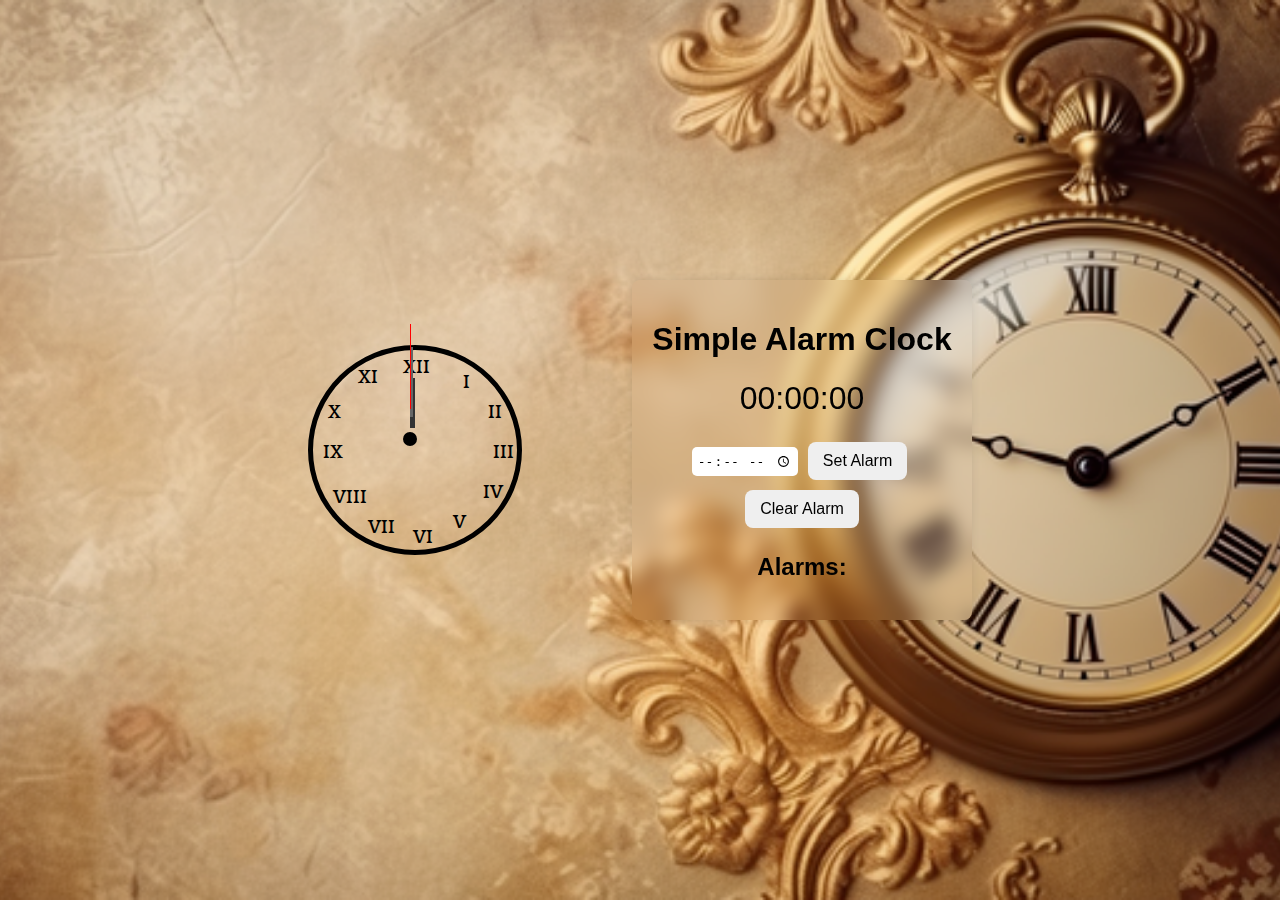
<file: index.html>
<!DOCTYPE html>
<html lang="en">
<head>
    <meta charset="UTF-8">
    <meta name="viewport" content="width=device-width, initial-scale=1.0">
    <title>Simple Alarm Clock</title>
    <link rel="preconnect" href="https://fonts.googleapis.com">
<link rel="preconnect" href="https://fonts.gstatic.com" crossorigin>
<link href="https://fonts.googleapis.com/css2?family=Birthstone&family=Quattrocento:wght@400;700&display=swap" rel="stylesheet">
<link rel="stylesheet" href="styles.css">
</head>
<body>
<div class="center"></div>
    <div class="clock-body">   
        <p class="num1">I</p>
        <p class="num2">II</p>
        <p class="num3">III</p>
        <p class="num4">IV</p>
        <p class="num5">V</p>
        <p class="num6">VI</p>
        <p class="num7">VII</p>
        <p class="num8">VIII</p>
        <p class="num9">IX</p>
        <p class="num10">X</p>
        <p class="num11">XI</p>
        <p class="num12">XII</p>
    </div>
    <div class="hour-hand"></div>
    <div class="minute-hand"></div>
    <div class="second-hand"></div>
    <div class="container">
        <h1>Simple Alarm Clock</h1>
        <div id="clock">00:00:00</div>
        <div>
            <input class="input" type="time" id="alarmTime">
            <button onclick="setAlarm()">Set Alarm</button>
            <button onclick="clearAlarm()">Clear Alarm</button>
        </div>
        <div id="alarms">
            <h2>Alarms:</h2>
            <ul id="alarmList"></ul>
        </div>
    </div>
    <script src="script.js"></script>
</body>
</html>
</file>
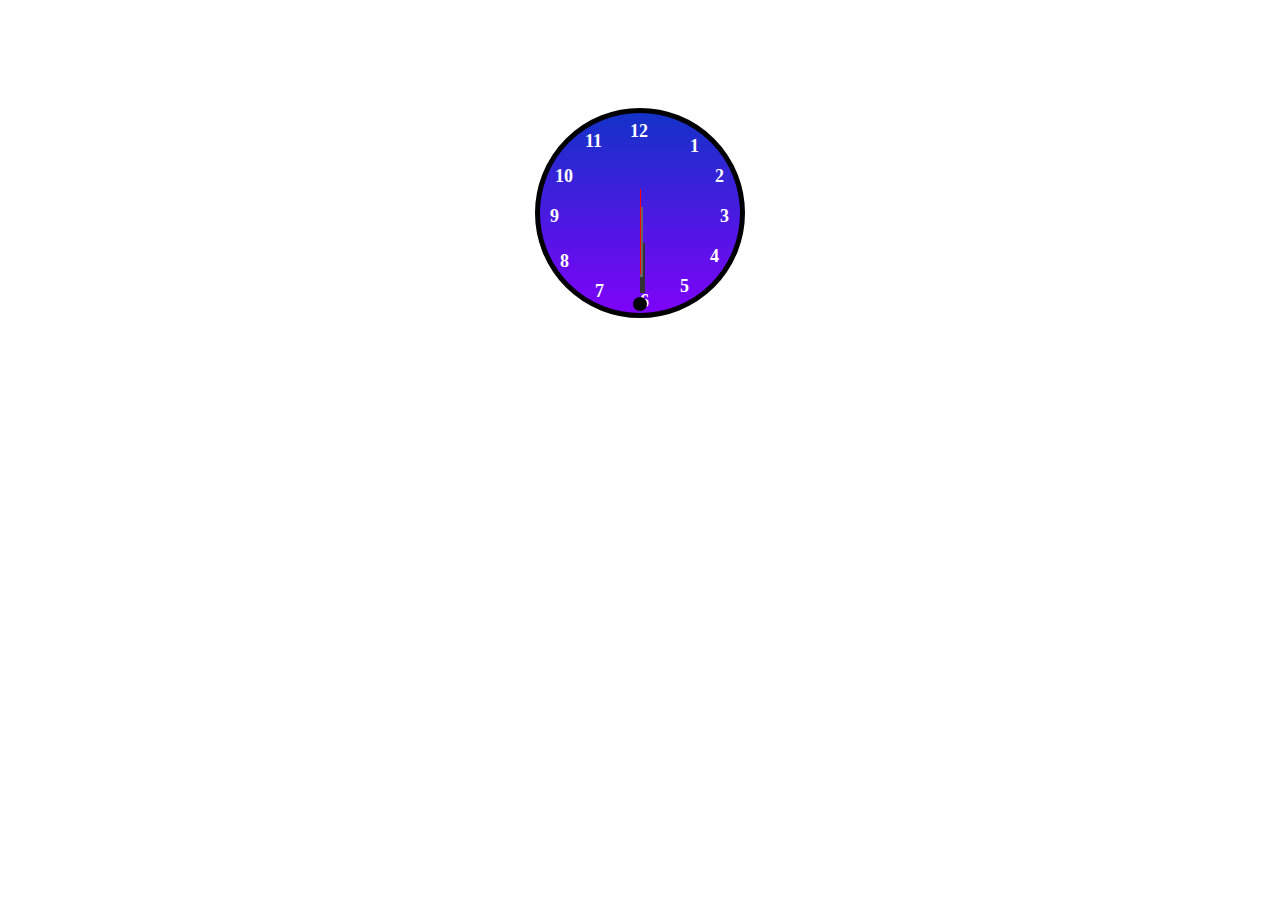
<file: clock.html>
<!DOCTYPE html>
<html lang="en">
<head>
    <meta charset="UTF-8">
    <meta name="viewport" content="width=device-width, initial-scale=1.0">
    <title>Document</title>
</head>
<style>
    body{
        display: flex;
        align-items: center;
        justify-content: center;
        padding-top: 100px;
    }
.clock-body{
    width: 200px;
    height: 200px;
    border-radius: 100%;
    background:linear-gradient( rgb(20, 50,200), rgb(126, 3, 249));
    border: 5px solid black;
    position: relative;
}
p{
    font-size: 18px;
    font-weight: 600;
    color: white;
}
.num1{
   position: absolute;
   transform: translate(150px, 5px); 
}
.num2{
   position: absolute;
   transform: translate(175px, 35px); 
}
.num3{
   position: absolute;
   transform: translate(180px, 75px); 
}
.num4{
   position: absolute;
   transform: translate(170px, 115px); 
}
.num5{
   position: absolute;
   transform: translate(140px, 145px); 
}
.num6{
   position: absolute;
   transform: translate(100px, 160px); 
}
.num7{
   position: absolute;
   transform: translate(55px, 150px); 
}
.num8{
   position: absolute;
   transform: translate(20px, 120px); 
}
.num9{
   position: absolute;
   transform: translate(10px, 75px); 
}
.num10{
   position: absolute;
   transform: translate(15px, 35px); 
}
.num11{
   position: absolute;
   transform: translate(45px, 0px); 
}
.num12{
   position: absolute;
   transform: translate(90px, -10px); 
}
.center{
    width: 14px;
    height: 14px;
    border-radius: 100%;
    background-color: black;
    position: absolute;
    top: 33%;
    z-index: 30;
}
.hour-hand {
  position: absolute;
  top: 27%;
  left: 50%;
  transform: translate(-50%, -50%);
  width: 5px;
  height: 50px;
  background-color: #333;
  transform-origin: bottom center;
}

.minute-hand {
  position: absolute;
  top: 23%;
  left: 50%;
  transform: translate(-50%, -50%);
  width: 3px;
  height: 70px;
  background-color: #666;
  transform-origin: bottom center;
}

.second-hand {
  position: absolute;
  top: 21%;
  left: 50%;
  transform: translate(-50%, -50%);
  width: 1px;
  height: 85px;
  background-color: #f00;
  transform-origin: bottom center;
}
</style>
<body>
    <div class="center"></div>
    <div class="clock-body">   
        <p class="num1">1</p>
        <p class="num2">2</p>
        <p class="num3">3</p>
        <p class="num4">4</p>
        <p class="num5">5</p>
        <p class="num6">6</p>
        <p class="num7">7</p>
        <p class="num8">8</p>
        <p class="num9">9</p>
        <p class="num10">10</p>
        <p class="num11">11</p>
        <p class="num12">12</p>
    </div>
    <div class="hour-hand"></div>
    <div class="minute-hand"></div>
    <div class="second-hand"></div>
</body>
<script>
const hourHand = document.querySelector('.hour-hand');
const minuteHand = document.querySelector('.minute-hand');
const secondHand = document.querySelector('.second-hand');
hourHand.style.transform = 'rotate(0deg)';
minuteHand.style.transform = 'rotate(0deg)';
secondHand.style.transform = 'rotate(0deg)';
setInterval(() => {
  const now = new Date();
  const hours = now.getHours() % 12;
  const minutes = now.getMinutes();
  const seconds = now.getSeconds();
  const hourAngle = (hours * 30) + (minutes * 0.5);
  const minuteAngle = (minutes * 6);
  const secondAngle = (seconds * 6);

  hourHand.style.transform = `rotate(${hourAngle}deg)`;
  minuteHand.style.transform = `rotate(${minuteAngle}deg)`;
  secondHand.style.transform = `rotate(${secondAngle}deg)`;
}, 1000);
</script>
</html>
</file>
<file: styles.css>
body {
    font-family: Arial, sans-serif;
    display: flex;
    justify-content: center;
    align-items: center;
    height: 100vh;
    margin: 0;
    background: url(pngtree-hd-texture-background-with-vintage-golden-wall-clock-image_13865592.png);
    background-repeat: no-repeat;
    background-size: cover;
    background-position: center;
}

.container {
  width: 300px;
  height: 300px;
    text-align: center;
    background: #fff;
    padding: 20px;
    border-radius: 8px;
    box-shadow: 0 0 10px rgba(0, 0, 0, 0.1);
    background: rgb(247, 211, 143, .01);
    backdrop-filter: blur(10px);
    -webkit-backdrop-filter: blur(10px);
}

#clock {
    font-size: 2em;
    margin-bottom: 20px;
}

input[type="time"] {
    font-size: 1em;
    padding: 5px;
}

button {
    margin: 5px;
    padding: 10px 15px;
    font-size: 1em;
    cursor: pointer;
    border-radius: 8px;
    border: none;
}

#alarmList {
    list-style: none;
    padding: 0;
}

#alarmList li {
    padding: 10px;
    margin: 5px 0;
    border-radius: 4px;
    display: flex;
    justify-content: space-between;
    align-items: center;
    font-size: 20px;
    font-weight: 700;
    color: black;
}

#alarmList button {
    margin: 0;
}
.clock-body{
    width: 200px;
    height: 200px;
    border-radius: 100%;
    background-color: rgb(247, 211, 143, .01);
    border: 5px solid black;
    position: relative;
    margin-right: 110px;
    padding-right: 4px;
}
.input{
  border-radius: 5px;
  border: none;
}
p{
    font-size: 18px;
    font-weight: 600;
    color: black;
    font-family: "Quattrocento", sans-serif;
}
.num1{
   position: absolute;
   transform: translate(150px, 5px); 
}
.num2{
   position: absolute;
   transform: translate(175px, 35px); 
}
.num3{
   position: absolute;
   transform: translate(180px, 75px); 
}
.num4{
   position: absolute;
   transform: translate(170px, 115px); 
}
.num5{
   position: absolute;
   transform: translate(140px, 145px); 
}
.num6{
   position: absolute;
   transform: translate(100px, 160px); 
}
.num7{
   position: absolute;
   transform: translate(55px, 150px); 
}
.num8{
   position: absolute;
   transform: translate(20px, 120px); 
}
.num9{
   position: absolute;
   transform: translate(10px, 75px); 
}
.num10{
   position: absolute;
   transform: translate(15px, 35px); 
}
.num11{
   position: absolute;
   transform: translate(45px, 0px); 
}
.num12{
   position: absolute;
   transform: translate(90px, -10px); 
}
.center{
    width: 14px;
    height: 14px;
    border-radius: 100%;
    background-color: black;
    position: absolute;
    top: 48%;
    left: 31.5%;
    z-index: 30;
}
.hour-hand {
  position: absolute;
  top: 42%;
  left: 32%;
  transform: translate(-50%, -50%);
  width: 5px;
  height: 50px;
  background-color: #333;
  transform-origin: bottom center;
}

.minute-hand {
  position: absolute;
  top: 38.5%;
  left: 32%;
  transform: translate(-50%, -50%);
  width: 3px;
  height: 70px;
  background-color: #666;
  transform-origin: bottom center;
}

.second-hand {
  position: absolute;
  top: 36%;
  left: 32%;
  transform: translate(-50%, -50%);
  width: 1px;
  height: 85px;
  background-color: #f00;
  transform-origin: bottom center;
}
</file>
